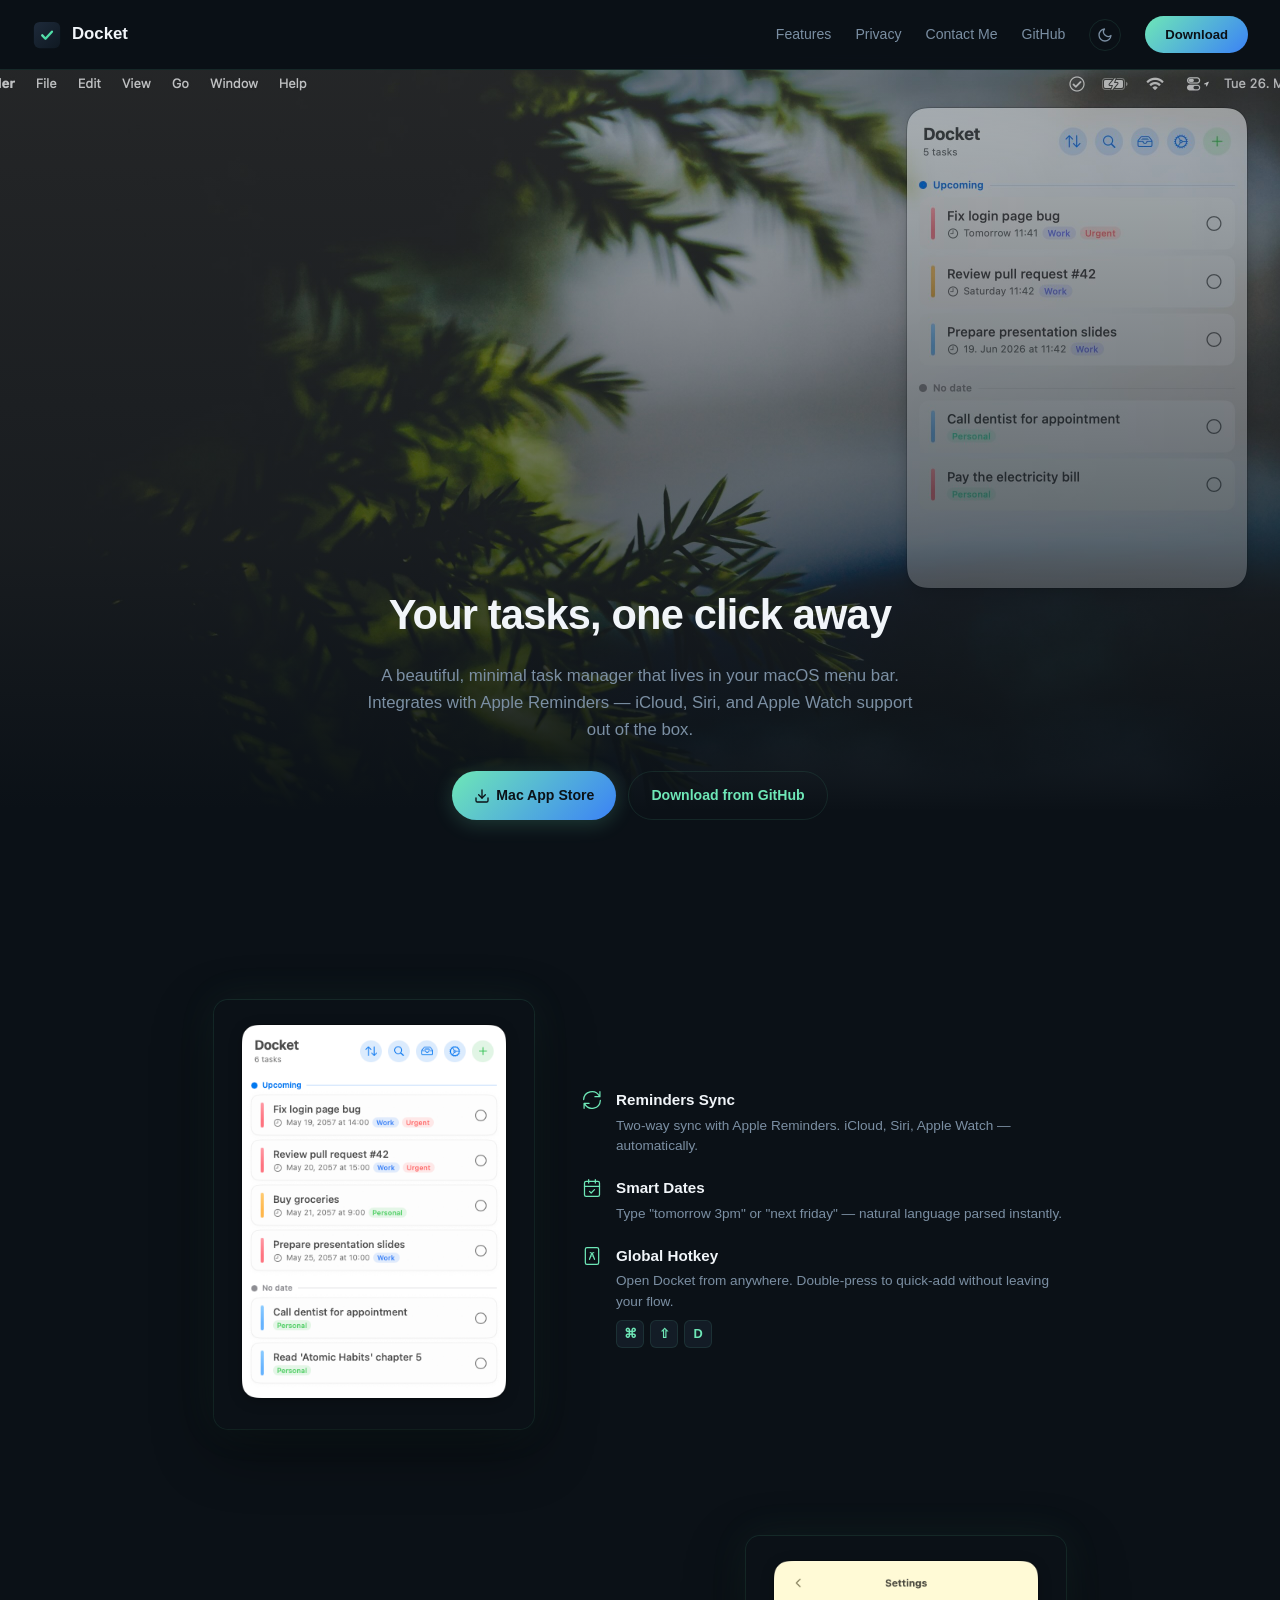
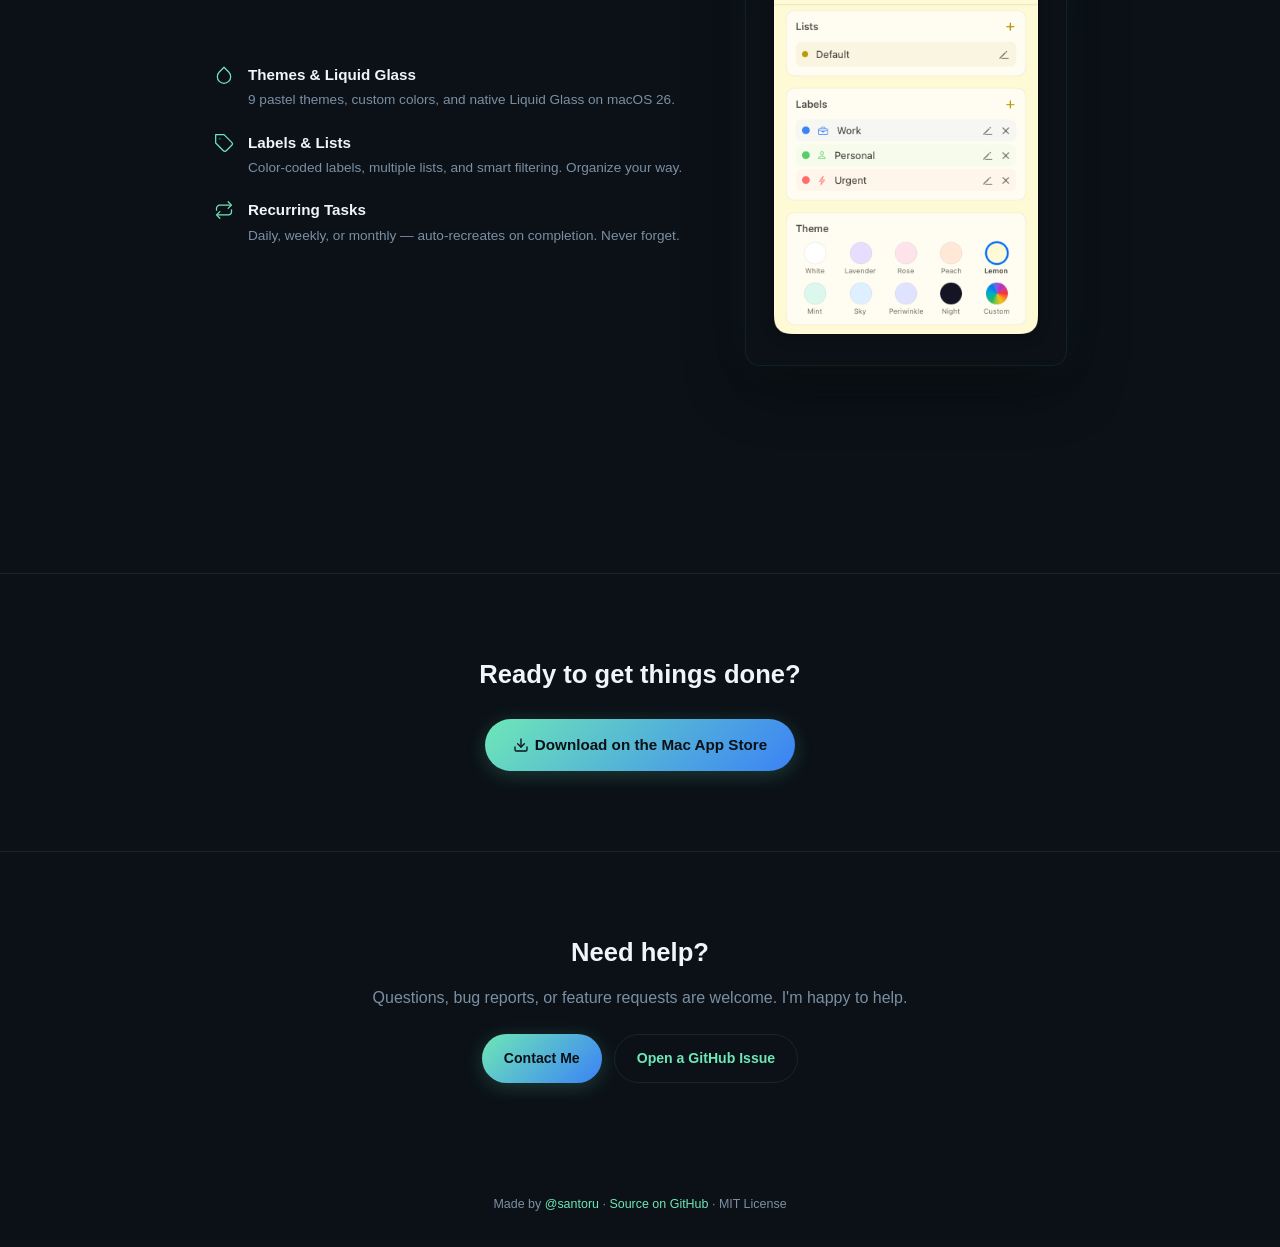
<file: index.html>
<!DOCTYPE html>
<html lang="en">
<head>
    <meta charset="UTF-8">
    <meta name="viewport" content="width=device-width, initial-scale=1.0">
    <title>Docket — Menu Bar Task Manager for macOS</title>
    <meta name="description" content="A beautiful, minimal task manager that lives in your macOS menu bar. Integrates with Apple Reminders.">

    <!-- Open Graph / social sharing -->
    <meta property="og:type" content="website">
    <meta property="og:site_name" content="Docket">
    <meta property="og:title" content="Docket — Menu Bar Task Manager for macOS">
    <meta property="og:description" content="A beautiful, minimal task manager that lives in your macOS menu bar. Integrates with Apple Reminders.">
    <meta property="og:url" content="https://docket.insecurity.blog/">
    <meta property="og:image" content="https://docket.insecurity.blog/assets/screenshot.jpg">

    <!-- Twitter Card -->
    <meta name="twitter:card" content="summary_large_image">
    <meta name="twitter:title" content="Docket — Menu Bar Task Manager for macOS">
    <meta name="twitter:description" content="A beautiful, minimal task manager that lives in your macOS menu bar. Integrates with Apple Reminders.">
    <meta name="twitter:image" content="https://docket.insecurity.blog/assets/screenshot.jpg">

    <link rel="canonical" href="https://docket.insecurity.blog/">
    <link rel="icon" type="image/svg+xml" href="favicon.svg">
    <link rel="stylesheet" href="style.css">
</head>
<body>
    <!-- Navbar -->
    <nav class="navbar">
        <a href="#" class="nav-left">
            <svg class="nav-icon" viewBox="0 0 512 512" xmlns="http://www.w3.org/2000/svg">
                <defs>
                    <linearGradient id="bg" x1="0%" y1="0%" x2="100%" y2="100%">
                        <stop offset="0%" style="stop-color:#1E2A3A"/>
                        <stop offset="100%" style="stop-color:#0F1922"/>
                    </linearGradient>
                    <linearGradient id="ck" x1="0%" y1="0%" x2="100%" y2="100%">
                        <stop offset="0%" style="stop-color:#6EE7B7"/>
                        <stop offset="100%" style="stop-color:#34D399"/>
                    </linearGradient>
                </defs>
                <rect x="32" y="32" width="448" height="448" rx="100" fill="url(#bg)"/>
                <path d="M 175 262 L 230 320 L 340 200" fill="none" stroke="url(#ck)" stroke-width="40" stroke-linecap="round" stroke-linejoin="round"/>
            </svg>
            <span class="nav-title">Docket</span>
        </a>
        <div class="nav-right">
            <a href="#features" class="nav-link">Features</a>
            <a href="/privacy-policy" class="nav-link">Privacy</a>
            <a href="#support" class="nav-link js-email" data-email="==QZt5SbwBUdy9GduF2c">Contact Me</a>
            <a target="_blank" rel="noopener" href="https://github.com/santoru/docket" class="nav-link">GitHub</a>
            <button class="theme-toggle" id="themeToggle" aria-label="Toggle theme">
                <svg class="icon-sun" xmlns="http://www.w3.org/2000/svg" width="16" height="16" viewBox="0 0 24 24" fill="none" stroke="currentColor" stroke-width="2" stroke-linecap="round" stroke-linejoin="round"><circle cx="12" cy="12" r="5"/><line x1="12" y1="1" x2="12" y2="3"/><line x1="12" y1="21" x2="12" y2="23"/><line x1="4.22" y1="4.22" x2="5.64" y2="5.64"/><line x1="18.36" y1="18.36" x2="19.78" y2="19.78"/><line x1="1" y1="12" x2="3" y2="12"/><line x1="21" y1="12" x2="23" y2="12"/><line x1="4.22" y1="19.78" x2="5.64" y2="18.36"/><line x1="18.36" y1="5.64" x2="19.78" y2="4.22"/></svg>
                <svg class="icon-moon" xmlns="http://www.w3.org/2000/svg" width="16" height="16" viewBox="0 0 24 24" fill="none" stroke="currentColor" stroke-width="2" stroke-linecap="round" stroke-linejoin="round"><path d="M21 12.79A9 9 0 1 1 11.21 3 7 7 0 0 0 21 12.79z"/></svg>
            </button>
            <a target="_blank" rel="noopener" href="https://apps.apple.com/us/app/docket-task-manager/id6781217818" class="nav-cta">Download</a>
        </div>
    </nav>

    <!-- Hero -->
    <section class="hero">
        <div class="hero-overlay"></div>
        <div class="hero-content">
            <h1 class="animate delay-1">Your tasks, one click away</h1>
            <p class="animate delay-2">A beautiful, minimal task manager that lives in your macOS menu bar. Integrates with Apple Reminders — iCloud, Siri, and Apple Watch support out of the box.</p>
            <div class="hero-buttons animate delay-3">
                <a target="_blank" rel="noopener" href="https://apps.apple.com/us/app/docket-task-manager/id6781217818" class="btn btn-primary"><svg xmlns="http://www.w3.org/2000/svg" width="16" height="16" viewBox="0 0 24 24" fill="none" stroke="currentColor" stroke-width="2" stroke-linecap="round" stroke-linejoin="round"><path d="M21 15v4a2 2 0 0 1-2 2H5a2 2 0 0 1-2-2v-4"/><polyline points="7 10 12 15 17 10"/><line x1="12" x2="12" y1="15" y2="3"/></svg> Mac App Store</a>
                <a target="_blank" rel="noopener" href="https://github.com/santoru/docket/releases/latest" class="btn btn-secondary">Download from GitHub</a>
            </div>
        </div>
    </section>

    <!-- Feature Showcase -->
    <section class="showcase" id="features">

        <!-- Row 1: Image left, 3 features right -->
        <div class="showcase-row">
            <div class="showcase-image">
                <img src="assets/docket1.png" alt="Docket task list interface" />
            </div>
            <div class="showcase-text">
                <div class="showcase-feature">
                    <svg xmlns="http://www.w3.org/2000/svg" width="20" height="20" viewBox="0 0 24 24" fill="none" stroke="currentColor" stroke-width="1.5" stroke-linecap="round" stroke-linejoin="round"><path d="M21.5 2v6h-6M2.5 22v-6h6M2 11.5a10 10 0 0 1 18.8-4.3M22 12.5a10 10 0 0 1-18.8 4.2"/></svg>
                    <div>
                        <h4>Reminders Sync</h4>
                        <p>Two-way sync with Apple Reminders. iCloud, Siri, Apple Watch — automatically.</p>
                    </div>
                </div>
                <div class="showcase-feature">
                    <svg xmlns="http://www.w3.org/2000/svg" width="20" height="20" viewBox="0 0 24 24" fill="none" stroke="currentColor" stroke-width="1.5" stroke-linecap="round" stroke-linejoin="round"><rect width="18" height="18" x="3" y="4" rx="2"/><line x1="16" x2="16" y1="2" y2="6"/><line x1="8" x2="8" y1="2" y2="6"/><line x1="3" x2="21" y1="10" y2="10"/><path d="m9 16 2 2 4-4"/></svg>
                    <div>
                        <h4>Smart Dates</h4>
                        <p>Type "tomorrow 3pm" or "next friday" — natural language parsed instantly.</p>
                    </div>
                </div>
                <div class="showcase-feature">
                    <svg xmlns="http://www.w3.org/2000/svg" width="20" height="20" viewBox="0 0 24 24" fill="none" stroke="currentColor" stroke-width="1.5" stroke-linecap="round" stroke-linejoin="round"><path d="M10 8h.01M12 12h.01M14 8h.01M20 4v16a2 2 0 0 1-2 2H6a2 2 0 0 1-2-2V4a2 2 0 0 1 2-2h12a2 2 0 0 1 2 2Z"/><path d="m9 16 3-8 3 8"/></svg>
                    <div>
                        <h4>Global Hotkey</h4>
                        <p>Open Docket from anywhere. Double-press to quick-add without leaving your flow.</p>
                        <div class="key-combo">
                            <span class="key">⌘</span>
                            <span class="key">⇧</span>
                            <span class="key">D</span>
                        </div>
                    </div>
                </div>
            </div>
        </div>

        <!-- Row 2: 3 features left, image right -->
        <div class="showcase-row reverse">
            <div class="showcase-image">
                <img src="assets/docket2.png" alt="Docket settings with Lemon theme" />
            </div>
            <div class="showcase-text">
                <div class="showcase-feature">
                    <svg xmlns="http://www.w3.org/2000/svg" width="20" height="20" viewBox="0 0 24 24" fill="none" stroke="currentColor" stroke-width="1.5" stroke-linecap="round" stroke-linejoin="round"><path d="M12 2.69l5.66 5.66a8 8 0 1 1-11.31 0z"/></svg>
                    <div>
                        <h4>Themes & Liquid Glass</h4>
                        <p>9 pastel themes, custom colors, and native Liquid Glass on macOS 26.</p>
                    </div>
                </div>
                <div class="showcase-feature">
                    <svg xmlns="http://www.w3.org/2000/svg" width="20" height="20" viewBox="0 0 24 24" fill="none" stroke="currentColor" stroke-width="1.5" stroke-linecap="round" stroke-linejoin="round"><path d="M12 2H2v10l9.29 9.29c.94.94 2.48.94 3.42 0l6.58-6.58c.94-.94.94-2.48 0-3.42L12 2Z"/><path d="M7 7h.01"/></svg>
                    <div>
                        <h4>Labels & Lists</h4>
                        <p>Color-coded labels, multiple lists, and smart filtering. Organize your way.</p>
                    </div>
                </div>
                <div class="showcase-feature">
                    <svg xmlns="http://www.w3.org/2000/svg" width="20" height="20" viewBox="0 0 24 24" fill="none" stroke="currentColor" stroke-width="1.5" stroke-linecap="round" stroke-linejoin="round"><path d="M17 2.1l4 4-4 4"/><path d="M3 12.2v-2a4 4 0 0 1 4-4h12.8M7 21.9l-4-4 4-4"/><path d="M21 11.8v2a4 4 0 0 1-4 4H4.2"/></svg>
                    <div>
                        <h4>Recurring Tasks</h4>
                        <p>Daily, weekly, or monthly — auto-recreates on completion. Never forget.</p>
                    </div>
                </div>
            </div>
        </div>

    </section>

    <!-- Final CTA -->
    <section class="final-cta">
        <h2>Ready to get things done?</h2>
        <a target="_blank" rel="noopener" href="https://apps.apple.com/us/app/docket-task-manager/id6781217818" class="btn btn-primary"><svg xmlns="http://www.w3.org/2000/svg" width="16" height="16" viewBox="0 0 24 24" fill="none" stroke="currentColor" stroke-width="2" stroke-linecap="round" stroke-linejoin="round"><path d="M21 15v4a2 2 0 0 1-2 2H5a2 2 0 0 1-2-2v-4"/><polyline points="7 10 12 15 17 10"/><line x1="12" x2="12" y1="15" y2="3"/></svg> Download on the Mac App Store</a>
    </section>

    <!-- Support -->
    <section class="support" id="support">
        <div class="support-inner">
            <h2>Need help?</h2>
            <p>Questions, bug reports, or feature requests are welcome. I'm happy to help.</p>
            <div class="support-links">
                <a href="#support" class="btn btn-primary js-email" data-email="==QZt5SbwBUdy9GduF2c">Contact Me</a>
                <a target="_blank" rel="noopener" href="https://github.com/santoru/docket/issues" class="btn btn-secondary">Open a GitHub Issue</a>
            </div>
        </div>
    </section>

    <!-- Footer -->
    <footer>
        <p>Made by <a target="_blank" rel="noopener" href="https://github.com/santoru">@santoru</a> · <a target="_blank" rel="noopener" href="https://github.com/santoru/docket">Source on GitHub</a> · MIT License</p>
    </footer>

    <script src="script.js"></script>
</body>
</html>
</file>
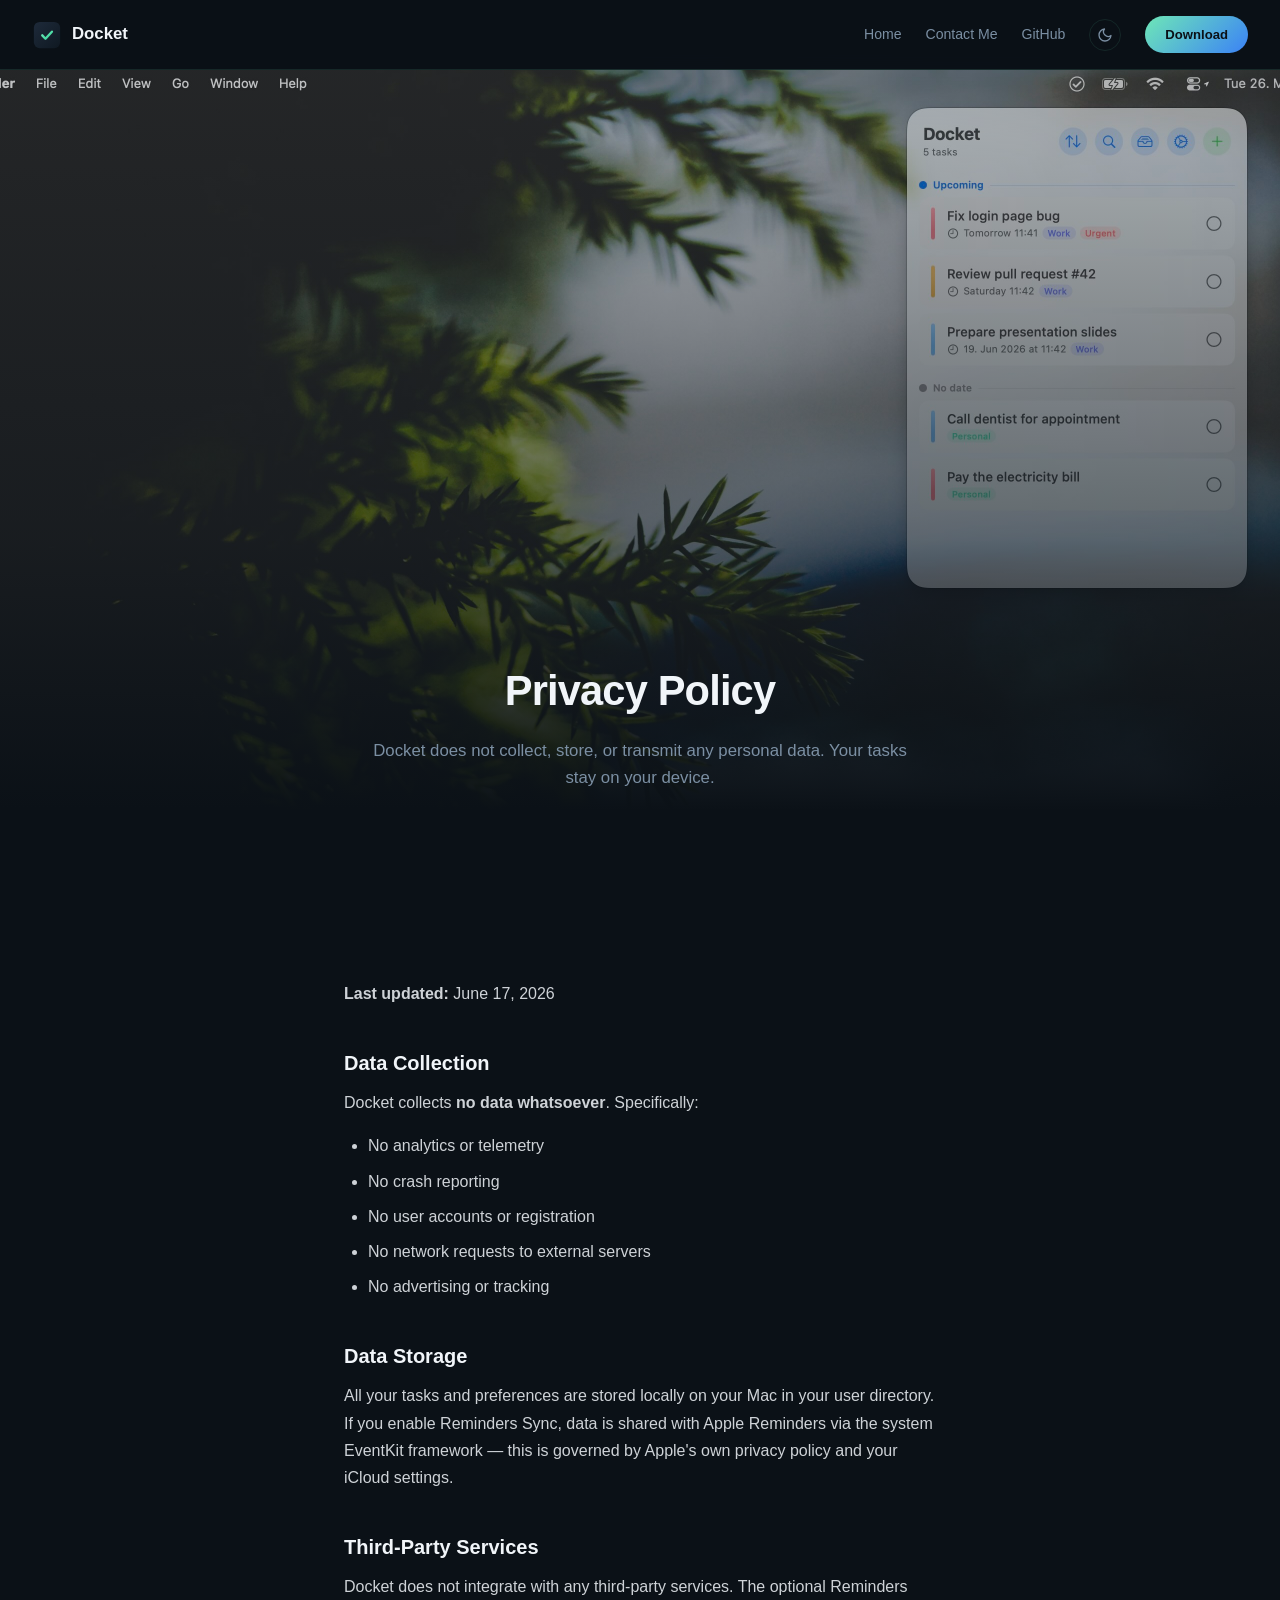
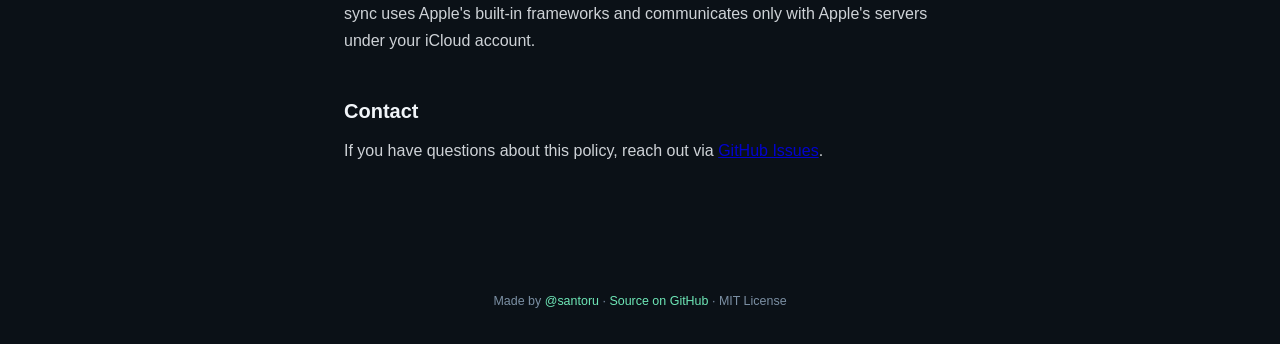
<file: privacy-policy.html>
<!DOCTYPE html>
<html lang="en">
<head>
    <meta charset="UTF-8">
    <meta name="viewport" content="width=device-width, initial-scale=1.0">
    <title>Privacy Policy — Docket</title>
    <meta name="description" content="Docket privacy policy. We do not collect any data.">
    <link rel="icon" type="image/svg+xml" href="favicon.svg">
    <link rel="stylesheet" href="style.css">
    <style>
        .policy { max-width: 640px; margin: 0 auto; padding: 80px 24px; }
        .policy h2 { font-size: 1.25rem; margin-top: 2em; margin-bottom: 0.5em; }
        .policy p { line-height: 1.7; opacity: 0.85; margin-bottom: 1em; }
        .policy ul { padding-left: 1.5em; margin-bottom: 1em; }
        .policy li { line-height: 1.7; opacity: 0.85; margin-bottom: 0.5em; }
    </style>
</head>
<body>
    <!-- Navbar -->
    <nav class="navbar">
        <a href="/" class="nav-left">
            <svg class="nav-icon" viewBox="0 0 512 512" xmlns="http://www.w3.org/2000/svg">
                <defs>
                    <linearGradient id="bg" x1="0%" y1="0%" x2="100%" y2="100%">
                        <stop offset="0%" style="stop-color:#1E2A3A"/>
                        <stop offset="100%" style="stop-color:#0F1922"/>
                    </linearGradient>
                    <linearGradient id="ck" x1="0%" y1="0%" x2="100%" y2="100%">
                        <stop offset="0%" style="stop-color:#6EE7B7"/>
                        <stop offset="100%" style="stop-color:#34D399"/>
                    </linearGradient>
                </defs>
                <rect x="32" y="32" width="448" height="448" rx="100" fill="url(#bg)"/>
                <path d="M 175 262 L 230 320 L 340 200" fill="none" stroke="url(#ck)" stroke-width="40" stroke-linecap="round" stroke-linejoin="round"/>
            </svg>
            <span class="nav-title">Docket</span>
        </a>
        <div class="nav-right">
            <a href="/" class="nav-link">Home</a>
            <a href="/#support" class="nav-link js-email" data-email="==QZt5SbwBUdy9GduF2c">Contact Me</a>
            <a target="_blank" rel="noopener" href="https://github.com/santoru/docket" class="nav-link">GitHub</a>
            <button class="theme-toggle" id="themeToggle" aria-label="Toggle theme">
                <svg class="icon-sun" xmlns="http://www.w3.org/2000/svg" width="16" height="16" viewBox="0 0 24 24" fill="none" stroke="currentColor" stroke-width="2" stroke-linecap="round" stroke-linejoin="round"><circle cx="12" cy="12" r="5"/><line x1="12" y1="1" x2="12" y2="3"/><line x1="12" y1="21" x2="12" y2="23"/><line x1="4.22" y1="4.22" x2="5.64" y2="5.64"/><line x1="18.36" y1="18.36" x2="19.78" y2="19.78"/><line x1="1" y1="12" x2="3" y2="12"/><line x1="21" y1="12" x2="23" y2="12"/><line x1="4.22" y1="19.78" x2="5.64" y2="18.36"/><line x1="18.36" y1="5.64" x2="19.78" y2="4.22"/></svg>
                <svg class="icon-moon" xmlns="http://www.w3.org/2000/svg" width="16" height="16" viewBox="0 0 24 24" fill="none" stroke="currentColor" stroke-width="2" stroke-linecap="round" stroke-linejoin="round"><path d="M21 12.79A9 9 0 1 1 11.21 3 7 7 0 0 0 21 12.79z"/></svg>
            </button>
            <a target="_blank" rel="noopener" href="https://apps.apple.com/app/docket/id000000000" class="nav-cta">Download</a>
        </div>
    </nav>

    <!-- Hero -->
    <section class="hero">
        <div class="hero-overlay"></div>
        <div class="hero-content">
            <h1 class="animate delay-1">Privacy Policy</h1>
            <p class="animate delay-2">Docket does not collect, store, or transmit any personal data. Your tasks stay on your device.</p>
        </div>
    </section>

    <!-- Policy Content -->
    <section class="policy">
        <p><strong>Last updated:</strong> June 17, 2026</p>

        <h2>Data Collection</h2>
        <p>Docket collects <strong>no data whatsoever</strong>. Specifically:</p>
        <ul>
            <li>No analytics or telemetry</li>
            <li>No crash reporting</li>
            <li>No user accounts or registration</li>
            <li>No network requests to external servers</li>
            <li>No advertising or tracking</li>
        </ul>

        <h2>Data Storage</h2>
        <p>All your tasks and preferences are stored locally on your Mac in your user directory. If you enable Reminders Sync, data is shared with Apple Reminders via the system EventKit framework — this is governed by Apple's own privacy policy and your iCloud settings.</p>

        <h2>Third-Party Services</h2>
        <p>Docket does not integrate with any third-party services. The optional Reminders sync uses Apple's built-in frameworks and communicates only with Apple's servers under your iCloud account.</p>

        <h2>Contact</h2>
        <p>If you have questions about this policy, reach out via <a href="https://github.com/santoru/docket/issues">GitHub Issues</a>.</p>
    </section>

    <!-- Footer -->
    <footer>
        <p>Made by <a target="_blank" rel="noopener" href="https://github.com/santoru">@santoru</a> · <a target="_blank" rel="noopener" href="https://github.com/santoru/docket">Source on GitHub</a> · MIT License</p>
    </footer>

    <script src="script.js"></script>
</body>
</html>
</file>
<file: style.css>
:root {
    --bg: #0B1117;
    --surface: #131C26;
    --mint: #6EE7B7;
    --blue: #3B82F6;
    --text: #F1F5F9;
    --muted: #7B8FA3;
    --glow: rgba(110, 231, 183, 0.08);
    --border: rgba(110, 231, 183, 0.1);
}

* { margin: 0; padding: 0; box-sizing: border-box; }

body {
    font-family: -apple-system, BlinkMacSystemFont, 'SF Pro Display', sans-serif;
    background: var(--bg);
    color: var(--text);
    line-height: 1.6;
    transition: background 0.4s ease, color 0.4s ease;
}

/* Animations */
@keyframes fadeUp {
    from { opacity: 0; transform: translateY(30px); }
    to { opacity: 1; transform: translateY(0); }
}

@keyframes slideLeft {
    from { opacity: 0; transform: translateX(-40px); }
    to { opacity: 1; transform: translateX(0); }
}

@keyframes slideRight {
    from { opacity: 0; transform: translateX(40px); }
    to { opacity: 1; transform: translateX(0); }
}

.animate { opacity: 0; animation: fadeUp 0.7s ease forwards; }
.delay-1 { animation-delay: 0.1s; }
.delay-2 { animation-delay: 0.2s; }
.delay-3 { animation-delay: 0.3s; }

/* Navbar */
.navbar {
    position: fixed;
    top: 0;
    left: 0;
    right: 0;
    z-index: 100;
    display: flex;
    align-items: center;
    justify-content: space-between;
    padding: 16px 32px;
    background: rgba(11, 17, 23, 0.8);
    backdrop-filter: blur(16px);
    border-bottom: 1px solid var(--border);
    transition: background 0.4s ease, border-color 0.4s ease;
}

.nav-left {
    display: flex;
    align-items: center;
    gap: 10px;
    text-decoration: none;
    color: var(--text);
}

.nav-left:hover { opacity: 0.9; }
.nav-icon { width: 30px; height: 30px; }
.nav-title { font-size: 1.05rem; font-weight: 700; color: inherit; }

.nav-right { display: flex; align-items: center; gap: 24px; }

.nav-link {
    color: var(--muted);
    text-decoration: none;
    font-size: 0.88rem;
    font-weight: 500;
    transition: color 0.2s;
}

.nav-link:hover { color: var(--text); }

.nav-cta {
    padding: 8px 20px;
    background: linear-gradient(135deg, var(--mint), var(--blue));
    color: var(--bg);
    font-weight: 600;
    font-size: 0.82rem;
    border-radius: 50px;
    text-decoration: none;
    transition: transform 0.2s, box-shadow 0.2s;
}

.nav-cta:hover {
    transform: translateY(-1px);
    box-shadow: 0 4px 16px rgba(110, 231, 183, 0.3);
}

/* Hero */
.hero {
    position: relative;
    width: 100%;
    min-height: 100vh;
    display: flex;
    align-items: flex-end;
    justify-content: center;
    background: url('assets/screenshot.jpg') center 69px / cover no-repeat;
    padding-top: 64px;
    padding-bottom: 80px;
}

.hero-overlay {
    position: absolute;
    inset: 0;
    background: linear-gradient(to bottom,
        rgba(11, 17, 23, 0.2) 0%,
        rgba(11, 17, 23, 0.6) 60%,
        rgba(11, 17, 23, 1) 90%
    );
}

.hero-content {
    position: relative;
    text-align: center;
    max-width: 600px;
    padding: 0 24px;
}

.hero-content h1 {
    font-size: 2.6rem;
    font-weight: 700;
    letter-spacing: -0.02em;
    margin-bottom: 14px;
}

.hero-content p {
    font-size: 1.05rem;
    color: var(--muted);
    margin-bottom: 28px;
}

.hero-buttons { display: flex; justify-content: center; gap: 12px; flex-wrap: wrap; }

.btn {
    display: inline-flex;
    align-items: center;
    gap: 6px;
    padding: 12px 22px;
    font-weight: 600;
    font-size: 0.88rem;
    border-radius: 50px;
    text-decoration: none;
    transition: transform 0.2s, box-shadow 0.2s;
}

.btn:hover { transform: translateY(-2px); }

.btn-primary {
    background: linear-gradient(135deg, var(--mint), var(--blue));
    color: var(--bg);
    box-shadow: 0 4px 20px rgba(110, 231, 183, 0.2);
}

.btn-primary:hover { box-shadow: 0 8px 28px rgba(110, 231, 183, 0.35); }

.btn-secondary { border: 1px solid var(--border); color: var(--mint); }
.btn-secondary:hover { background: var(--glow); border-color: rgba(110, 231, 183, 0.25); }

/* Showcase */
.showcase {
    padding: 100px 24px;
    max-width: 900px;
    margin: 0 auto;
}

.showcase-row {
    display: flex;
    align-items: center;
    gap: 48px;
    margin-bottom: 100px;
}

.showcase-row.reverse { flex-direction: row-reverse; }

.showcase-image {
    flex: 1;
    max-width: 320px;
}

.showcase-image img {
    width: 100%;
    border-radius: 14px;
    box-shadow:
        0 20px 60px rgba(0, 0, 0, 0.45),
        0 0 0 1px var(--border),
        0 0 40px var(--glow);
    transition: transform 0.4s ease, box-shadow 0.4s ease;
}

.showcase-image img:hover {
    transform: translateY(-8px) scale(1.02);
    box-shadow:
        0 32px 80px rgba(0, 0, 0, 0.55),
        0 0 0 1px rgba(110, 231, 183, 0.2),
        0 0 56px rgba(110, 231, 183, 0.08);
}

.showcase-text {
    flex: 1;
    display: flex;
    flex-direction: column;
    gap: 20px;
}

.showcase-feature {
    display: flex;
    align-items: flex-start;
    gap: 14px;
}

.showcase-feature svg {
    color: var(--mint);
    flex-shrink: 0;
    margin-top: 2px;
}

.showcase-feature h4 {
    font-size: 0.95rem;
    font-weight: 600;
    margin-bottom: 3px;
}

.showcase-feature p {
    font-size: 0.85rem;
    color: var(--muted);
    line-height: 1.5;
}

/* Final CTA */
.final-cta {
    text-align: center;
    padding: 80px 24px;
    border-top: 1px solid var(--border);
}

.final-cta h2 {
    font-size: 1.6rem;
    font-weight: 600;
    margin-bottom: 24px;
}

.final-cta .btn { font-size: 0.95rem; padding: 14px 28px; }

/* Support */
.support {
    text-align: center;
    padding: 80px 24px;
    border-top: 1px solid var(--border);
}

.support-inner {
    max-width: 560px;
    margin: 0 auto;
}

.support h2 {
    font-size: 1.6rem;
    font-weight: 600;
    margin-bottom: 12px;
}

.support p {
    color: var(--muted);
    margin-bottom: 24px;
}

.support-links {
    display: flex;
    gap: 12px;
    justify-content: center;
    flex-wrap: wrap;
}

/* Footer */
footer {
    text-align: center;
    padding: 32px 24px;
    color: var(--muted);
    font-size: 0.78rem;
}

footer a { color: var(--mint); text-decoration: none; }
footer a:hover { text-decoration: underline; }

/* Responsive */
@media (max-width: 700px) {
    .navbar { padding: 12px 16px; }
    .nav-right { gap: 12px; }
    .nav-link { display: none; }
    .hero-content h1 { font-size: 2rem; }
    .hero { min-height: 80vh; margin-top: 64px; background-position: right top !important; background-size: cover !important; }
    .showcase-row, .showcase-row.reverse { flex-direction: column; gap: 24px; }
    .showcase-image { max-width: 260px; }
    .features-grid { flex-direction: column; gap: 28px; }
}

/* Key combo */
.key-combo {
    display: flex;
    gap: 6px;
    margin-top: 8px;
}

.key {
    display: inline-flex;
    align-items: center;
    justify-content: center;
    width: 28px;
    height: 28px;
    border-radius: 6px;
    background: var(--surface);
    border: 1px solid var(--border);
    font-size: 0.8rem;
    font-weight: 600;
    color: var(--mint);
    animation: keyPulse 2s ease-in-out infinite;
}

.key:nth-child(2) { animation-delay: 0.15s; }
.key:nth-child(3) { animation-delay: 0.3s; }

@keyframes keyPulse {
    0%, 100% { transform: translateY(0); box-shadow: 0 2px 4px rgba(0,0,0,0.2); }
    50% { transform: translateY(-2px); box-shadow: 0 4px 12px rgba(110, 231, 183, 0.15); }
}

/* Theme toggle */
.theme-toggle {
    background: none;
    border: 1px solid var(--border);
    border-radius: 50%;
    width: 32px;
    height: 32px;
    display: flex;
    align-items: center;
    justify-content: center;
    cursor: pointer;
    color: var(--muted);
    transition: color 0.3s, border-color 0.3s, transform 0.4s;
}

.theme-toggle:hover { color: var(--mint); border-color: var(--mint); }
.theme-toggle:active { transform: rotate(180deg); }

.icon-sun { display: none; }
.icon-moon { display: block; }

/* Light mode */
body.light {
    --bg: #F8FAFB;
    --surface: #FFFFFF;
    --text: #1A2332;
    --muted: #5A6B7D;
    --border: rgba(0, 0, 0, 0.08);
    --glow: rgba(59, 130, 246, 0.06);
    --mint: #059669;
    --blue: #2563EB;
}

body.light .navbar {
    background: rgba(248, 250, 251, 0.85);
    backdrop-filter: blur(16px);
    border-bottom-color: rgba(0, 0, 0, 0.06);
}

body.light .nav-left { color: var(--text); }
body.light .nav-link { color: var(--muted); }
body.light .nav-link:hover { color: var(--text); }
body.light .nav-cta { color: #fff; }
body.light .theme-toggle { color: var(--muted); border-color: rgba(0,0,0,0.1); }
body.light .theme-toggle:hover { color: var(--blue); border-color: var(--blue); }

body.light .hero-overlay {
    background: linear-gradient(to bottom,
        rgba(248, 250, 251, 0.2) 0%,
        rgba(248, 250, 251, 0.6) 60%,
        rgba(248, 250, 251, 1) 90%
    );
}

body.light .showcase-image img {
    box-shadow: 0 20px 60px rgba(0, 0, 0, 0.12), 0 0 0 1px rgba(0, 0, 0, 0.06);
}

body.light .key {
    background: #F0F2F5;
    border-color: rgba(0, 0, 0, 0.1);
    color: var(--blue);
}

body.light .icon-sun { display: block; }
body.light .icon-moon { display: none; }

body.light .final-cta { border-top-color: rgba(0, 0, 0, 0.06); }
body.light footer a { color: var(--blue); }
</file>
